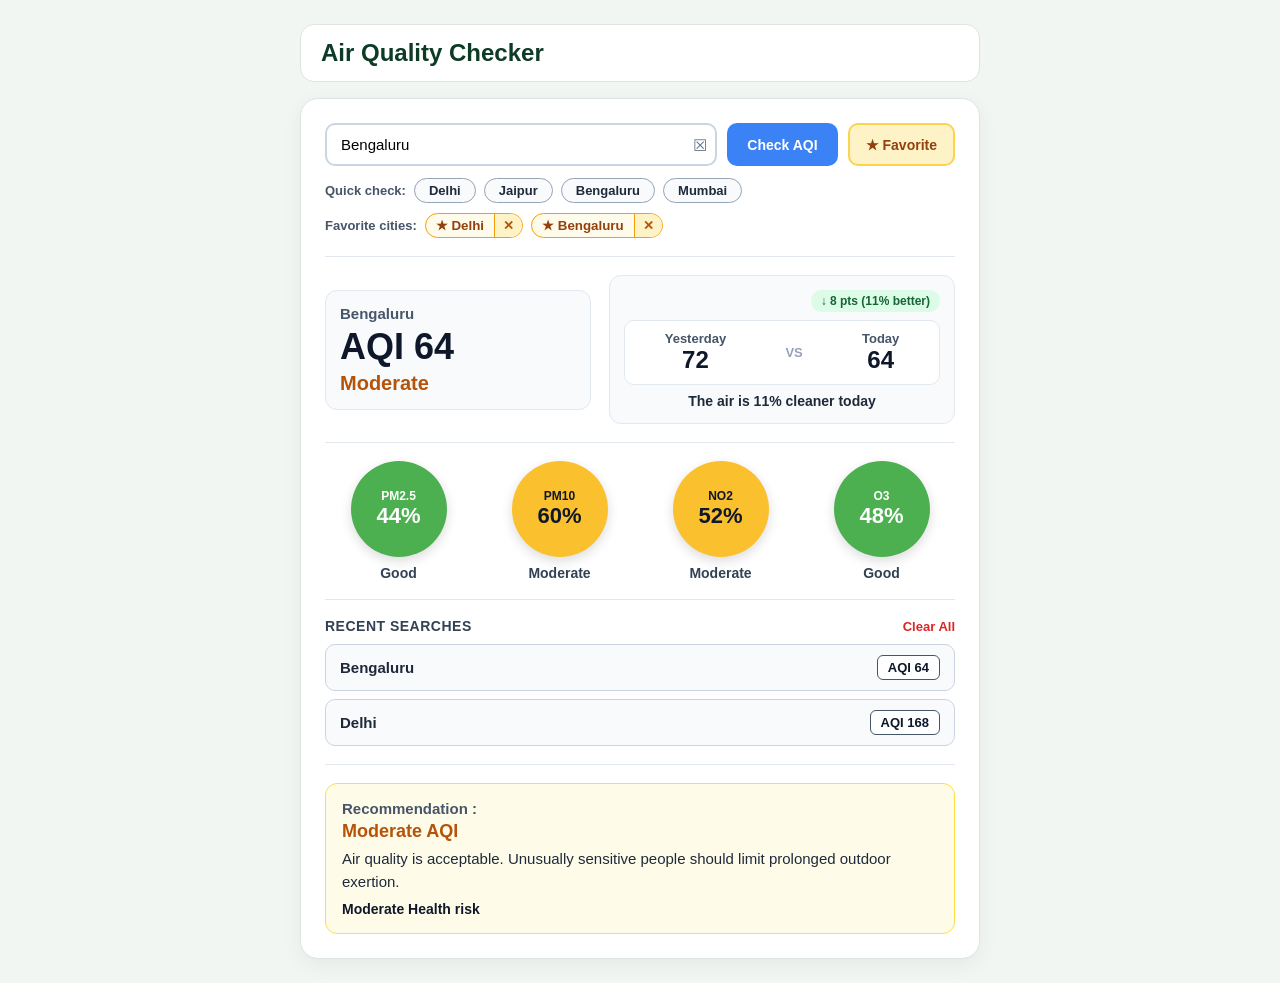
<file: Frontend/index.html>
<!DOCTYPE html>
<html lang="en">
<head>
  <meta charset="UTF-8" />
  <meta name="viewport" content="width=device-width, initial-scale=1.0" />
  <title>Air Quality Checker — B.Tech 2nd Year Mini Project</title>
  <link rel="stylesheet" href="style.css" />
</head>
<body>

  <div class="app-container">

    <!-- Top Header -->
    <header class="app-header">
      <div>
        <h1>Air Quality Checker</h1>
      </div>
    </header>

    <!-- Main Sketch Card -->
    <main class="main-card">

      <!-- 1. City or Area Input Box -->
      <form id="searchForm" class="search-row">
        <div class="input-wrapper">
          <input
            type="text"
            id="cityInput"
            placeholder="City or Area"
            value="Bengaluru"
            required
          />
          <button type="button" id="clearInputBtn" class="clear-x-btn" title="Clear">☒</button>
        </div>
        <button type="submit" id="checkAqiBtn" class="check-btn">Check AQI</button>
        <button type="button" id="favToggleBtn" class="fav-add-btn">★ Favorite</button>
      </form>

      <!-- 2. Quick Check Pills -->
      <div class="quick-check-row">
        <span class="row-label">Quick check:</span>
        <button type="button" class="city-pill quick-city-btn" data-city="Delhi">Delhi</button>
        <button type="button" class="city-pill quick-city-btn" data-city="Jaipur">Jaipur</button>
        <button type="button" class="city-pill quick-city-btn" data-city="Bengaluru">Bengaluru</button>
        <button type="button" class="city-pill quick-city-btn" data-city="Mumbai">Mumbai</button>
      </div>

      <!-- 3. Just Below City or Area: Favorite Cities -->
      <div class="favorite-cities-row">
        <span class="row-label">Favorite cities:</span>
        <div id="favoriteCitiesContainer" class="fav-pills-list"></div>
      </div>

      <hr class="divider" />

      <!-- 4. Main AQI (Left) + Yesterday VS Today Comparison (Right) -->
      <section class="aqi-comparison-grid">

        <!-- Left Side: City or Area / AQI 42 / Good -->
        <div class="aqi-left-box">
          <p id="displayCity" class="city-label">Bengaluru</p>
          <h2 class="aqi-main-heading">AQI <span id="aqiNumber">42</span></h2>
          <p id="aqiStatusText" class="aqi-category-text text-good">Good</p>
        </div>

        <!-- Right Side: ↓ 6 pts (12% better) / Yesterday VS Today / Aaj hawa kal se 12% behtar h -->
        <div class="comparison-right-box">
          <div class="diff-badge-row">
            <span id="diffBadge" class="diff-badge badge-better">↓ 6 pts (12% better)</span>
          </div>

          <div class="vs-table">
            <div class="vs-col">
              <span class="vs-title">Yesterday</span>
              <strong id="yesterdayVal" class="vs-num">48</strong>
            </div>
            <div class="vs-divider">VS</div>
            <div class="vs-col">
              <span class="vs-title">Today</span>
              <strong id="todayVal" class="vs-num">42</strong>
            </div>
          </div>

          <p id="hindiComparisonText" class="comparison-line">
            The air is 12% cleaner today
          </p>
        </div>

      </section>

      <hr class="divider" />

      <!-- 5. Four Color-Coded Pollutant Circles (PM2.5, PM10, NO2, O3) -->
      <section class="circles-section">
        <div class="circles-grid">

          <div class="circle-item">
            <div id="circlePm25" class="pollutant-circle bg-good">
              <span class="p-name">PM2.5</span>
              <strong id="pctPm25" class="p-pct">36%</strong>
            </div>
            <span id="labelPm25" class="circle-caption">Good</span>
          </div>

          <div class="circle-item">
            <div id="circlePm10" class="pollutant-circle bg-moderate">
              <span class="p-name">PM10</span>
              <strong id="pctPm10" class="p-pct">58%</strong>
            </div>
            <span id="labelPm10" class="circle-caption">Moderate</span>
          </div>

          <div class="circle-item">
            <div id="circleNo2" class="pollutant-circle bg-poor">
              <span class="p-name">NO2</span>
              <strong id="pctNo2" class="p-pct">71%</strong>
            </div>
            <span id="labelNo2" class="circle-caption">Poor</span>
          </div>

          <div class="circle-item">
            <div id="circleO3" class="pollutant-circle bg-severe">
              <span class="p-name">O3</span>
              <strong id="pctO3" class="p-pct">86%</strong>
            </div>
            <span id="labelO3" class="circle-caption">Severe</span>
          </div>

        </div>
      </section>

      <hr class="divider" />

      <!-- 6. Just Before Recommendation: RECENT SEARCHES + Clear All -->
      <section class="recent-searches-section">
        <div class="recent-header">
          <span class="recent-title">RECENT SEARCHES</span>
          <button type="button" id="clearRecentBtn" class="clear-all-btn">Clear All</button>
        </div>
        <div id="recentSearchesList" class="recent-list"></div>
      </section>

      <hr class="divider" />

      <!-- 7. Recommendation Section -->
      <section class="recommendation-section">
        <h3 class="rec-label">Recommendation :</h3>
        <p id="recHeading" class="rec-status text-good">Good AQI</p>
        <p id="recDescription" class="rec-body">
          Air quality is clean &amp; fresh! You can open windows &amp; go outside also.
        </p>
        <p id="recRiskLevel" class="rec-risk">Low Health risk</p>
      </section>

    </main>

  </div>

  <script src="script.js"></script>
</body>
</html>
</file>
<file: Frontend/style.css>
* {
  box-sizing: border-box;
  margin: 0;
  padding: 0;
}

body {
  font-family: 'Segoe UI', Tahoma, Geneva, Verdana, sans-serif;
  background-color: #f2f6f3;
  color: #1b2e24;
  padding: 24px 16px;
}

.app-container {
  max-width: 680px;
  margin: 0 auto;
}

.app-header {
  display: flex;
  justify-content: space-between;
  align-items: center;
  flex-wrap: wrap;
  gap: 10px;
  margin-bottom: 16px;
  padding: 14px 20px;
  background: #ffffff;
  border-radius: 14px;
  border: 1px solid #dce6df;
}

.sub-badge {
  font-size: 11px;
  font-weight: 700;
  color: #15803d;
  letter-spacing: 0.8px;
}

.app-header h1 {
  font-size: 24px;
  color: #0d3b26;
}

.status-pill {
  font-size: 12px;
  font-weight: 600;
  background-color: #ecfdf5;
  color: #065f46;
  border: 1px solid #a7f3d0;
  padding: 6px 12px;
  border-radius: 999px;
}

.main-card {
  background: #ffffff;
  border-radius: 18px;
  padding: 24px;
  border: 1px solid #dce6df;
  box-shadow: 0 6px 20px rgba(13, 59, 38, 0.06);
}

.divider {
  border: none;
  border-top: 1px solid #e2e8f0;
  margin: 18px 0;
}

/* 1. Search Box Row */
.search-row {
  display: flex;
  gap: 10px;
  flex-wrap: wrap;
  margin-bottom: 12px;
}

.input-wrapper {
  position: relative;
  flex: 1;
  min-width: 200px;
}

.input-wrapper input {
  width: 100%;
  padding: 11px 38px 11px 14px;
  font-size: 15px;
  border: 2px solid #cbd5e1;
  border-radius: 10px;
  outline: none;
}

.input-wrapper input:focus {
  border-color: #3b82f6;
}

.clear-x-btn {
  position: absolute;
  right: 10px;
  top: 50%;
  transform: translateY(-50%);
  background: none;
  border: none;
  font-size: 16px;
  color: #64748b;
  cursor: pointer;
}

.check-btn {
  background-color: #3b82f6;
  color: #ffffff;
  border: none;
  padding: 11px 20px;
  font-size: 14px;
  font-weight: 700;
  border-radius: 10px;
  cursor: pointer;
}

.check-btn:hover {
  background-color: #2563eb;
}

.fav-add-btn {
  background-color: #fef3c7;
  color: #92400e;
  border: 2px solid #fcd34d;
  padding: 11px 16px;
  font-size: 14px;
  font-weight: 700;
  border-radius: 10px;
  cursor: pointer;
}

/* 2 & 3. Quick Check & Favorite Cities Rows */
.quick-check-row,
.favorite-cities-row {
  display: flex;
  align-items: center;
  flex-wrap: wrap;
  gap: 8px;
  margin-top: 10px;
}

.row-label {
  font-size: 13px;
  font-weight: 700;
  color: #475569;
}

.city-pill {
  background: #f8fafc;
  border: 1.5px solid #94a3b8;
  border-radius: 999px;
  padding: 4px 14px;
  font-size: 13px;
  font-weight: 600;
  color: #1e293b;
  cursor: pointer;
}

.city-pill:hover {
  background: #e2e8f0;
}

.fav-pills-list {
  display: flex;
  flex-wrap: wrap;
  gap: 8px;
}

.fav-pill {
  display: inline-flex;
  align-items: center;
  background-color: #fffbeb;
  border: 1.5px solid #f59e0b;
  border-radius: 999px;
  overflow: hidden;
  font-size: 13px;
  font-weight: 700;
}

.fav-pill-name {
  background: none;
  border: none;
  padding: 4px 10px;
  color: #92400e;
  font-weight: 700;
  cursor: pointer;
}

.fav-pill-remove {
  background: #fef3c7;
  border: none;
  border-left: 1.5px solid #f59e0b;
  padding: 4px 8px;
  color: #b45309;
  font-weight: 700;
  cursor: pointer;
}

/* 4. Main AQI + Yesterday VS Today Grid */
.aqi-comparison-grid {
  display: grid;
  grid-template-columns: 1fr 1.3fr;
  gap: 18px;
  align-items: center;
}

@media (max-width: 560px) {
  .aqi-comparison-grid {
    grid-template-columns: 1fr;
  }
}

.aqi-left-box {
  padding: 14px;
  background: #f8fafc;
  border-radius: 12px;
  border: 1px solid #e2e8f0;
}

.city-label {
  font-size: 15px;
  font-weight: 700;
  color: #475569;
}

.aqi-main-heading {
  font-size: 36px;
  font-weight: 800;
  color: #0f172a;
  margin: 4px 0;
}

.aqi-category-text {
  font-size: 20px;
  font-weight: 800;
}

.comparison-right-box {
  padding: 14px;
  background: #f8fafc;
  border-radius: 12px;
  border: 1px solid #e2e8f0;
  text-align: center;
}

.diff-badge-row {
  display: flex;
  justify-content: flex-end;
  margin-bottom: 8px;
}

.diff-badge {
  font-size: 12px;
  font-weight: 800;
  padding: 4px 10px;
  border-radius: 999px;
}

.badge-better {
  background-color: #dcfce7;
  color: #166534;
}

.badge-worse {
  background-color: #fee2e2;
  color: #991b1b;
}

.vs-table {
  display: flex;
  justify-content: space-around;
  align-items: center;
  background: #ffffff;
  padding: 10px;
  border-radius: 10px;
  border: 1px solid #e2e8f0;
  margin-bottom: 8px;
}

.vs-title {
  display: block;
  font-size: 13px;
  font-weight: 700;
  color: #475569;
}

.vs-num {
  font-size: 24px;
  font-weight: 800;
  color: #0f172a;
}

.vs-divider {
  font-size: 13px;
  font-weight: 800;
  color: #94a3b8;
}

.comparison-line {
  font-size: 14px;
  font-weight: 700;
  color: #1e293b;
}

/* 5. Four Color-Coded Pollutant Circles */
.circles-grid {
  display: grid;
  grid-template-columns: repeat(4, 1fr);
  gap: 14px;
  justify-items: center;
}

@media (max-width: 520px) {
  .circles-grid {
    grid-template-columns: repeat(2, 1fr);
  }
}

.circle-item {
  display: flex;
  flex-direction: column;
  align-items: center;
}

.pollutant-circle {
  width: 96px;
  height: 96px;
  border-radius: 50%;
  display: flex;
  flex-direction: column;
  align-items: center;
  justify-content: center;
  box-shadow: 0 4px 12px rgba(0, 0, 0, 0.14);
}

.p-name {
  font-size: 12px;
  font-weight: 700;
}

.p-pct {
  font-size: 22px;
  font-weight: 800;
}

.circle-caption {
  margin-top: 8px;
  font-size: 14px;
  font-weight: 700;
  color: #334155;
}

/* Color-Coded Severity Classes */
.bg-good { background-color: #4caf50; color: #ffffff; }
.bg-moderate { background-color: #fbc02d; color: #0f172a; }
.bg-poor { background-color: #fb8c00; color: #ffffff; }
.bg-severe { background-color: #e53935; color: #ffffff; }

.text-good { color: #15803d; }
.text-moderate { color: #b45309; }
.text-poor { color: #ea580c; }
.text-severe { color: #dc2626; }

/* 6. Recent Searches Section */
.recent-header {
  display: flex;
  justify-content: space-between;
  align-items: center;
  margin-bottom: 10px;
}

.recent-title {
  font-size: 14px;
  font-weight: 800;
  color: #334155;
  letter-spacing: 0.5px;
}

.clear-all-btn {
  background: none;
  border: none;
  font-size: 13px;
  font-weight: 700;
  color: #dc2626;
  cursor: pointer;
}

.recent-list {
  display: flex;
  flex-direction: column;
  gap: 8px;
}

.recent-row {
  display: flex;
  justify-content: space-between;
  align-items: center;
  width: 100%;
  padding: 10px 14px;
  background: #f8fafc;
  border: 1.5px solid #cbd5e1;
  border-radius: 10px;
  cursor: pointer;
  text-align: left;
}

.recent-row:hover {
  background: #f0fdf4;
  border-color: #86efac;
}

.recent-city-name {
  font-size: 15px;
  font-weight: 700;
  color: #1e293b;
}

.recent-aqi-box {
  font-size: 13px;
  font-weight: 800;
  padding: 4px 10px;
  border-radius: 6px;
  border: 1.5px solid #475569;
  background: #ffffff;
  color: #0f172a;
}

/* 7. Recommendation Section */
.recommendation-section {
  background: #fefce8;
  border: 1.5px solid #fde047;
  border-radius: 12px;
  padding: 16px;
}

.rec-label {
  font-size: 15px;
  font-weight: 800;
  color: #475569;
  margin-bottom: 4px;
}

.rec-status {
  font-size: 18px;
  font-weight: 800;
  margin-bottom: 6px;
}

.rec-body {
  font-size: 15px;
  line-height: 1.5;
  color: #1e293b;
  margin-bottom: 8px;
}

.rec-risk {
  font-size: 14px;
  font-weight: 800;
  color: #0f172a;
}
</file>
